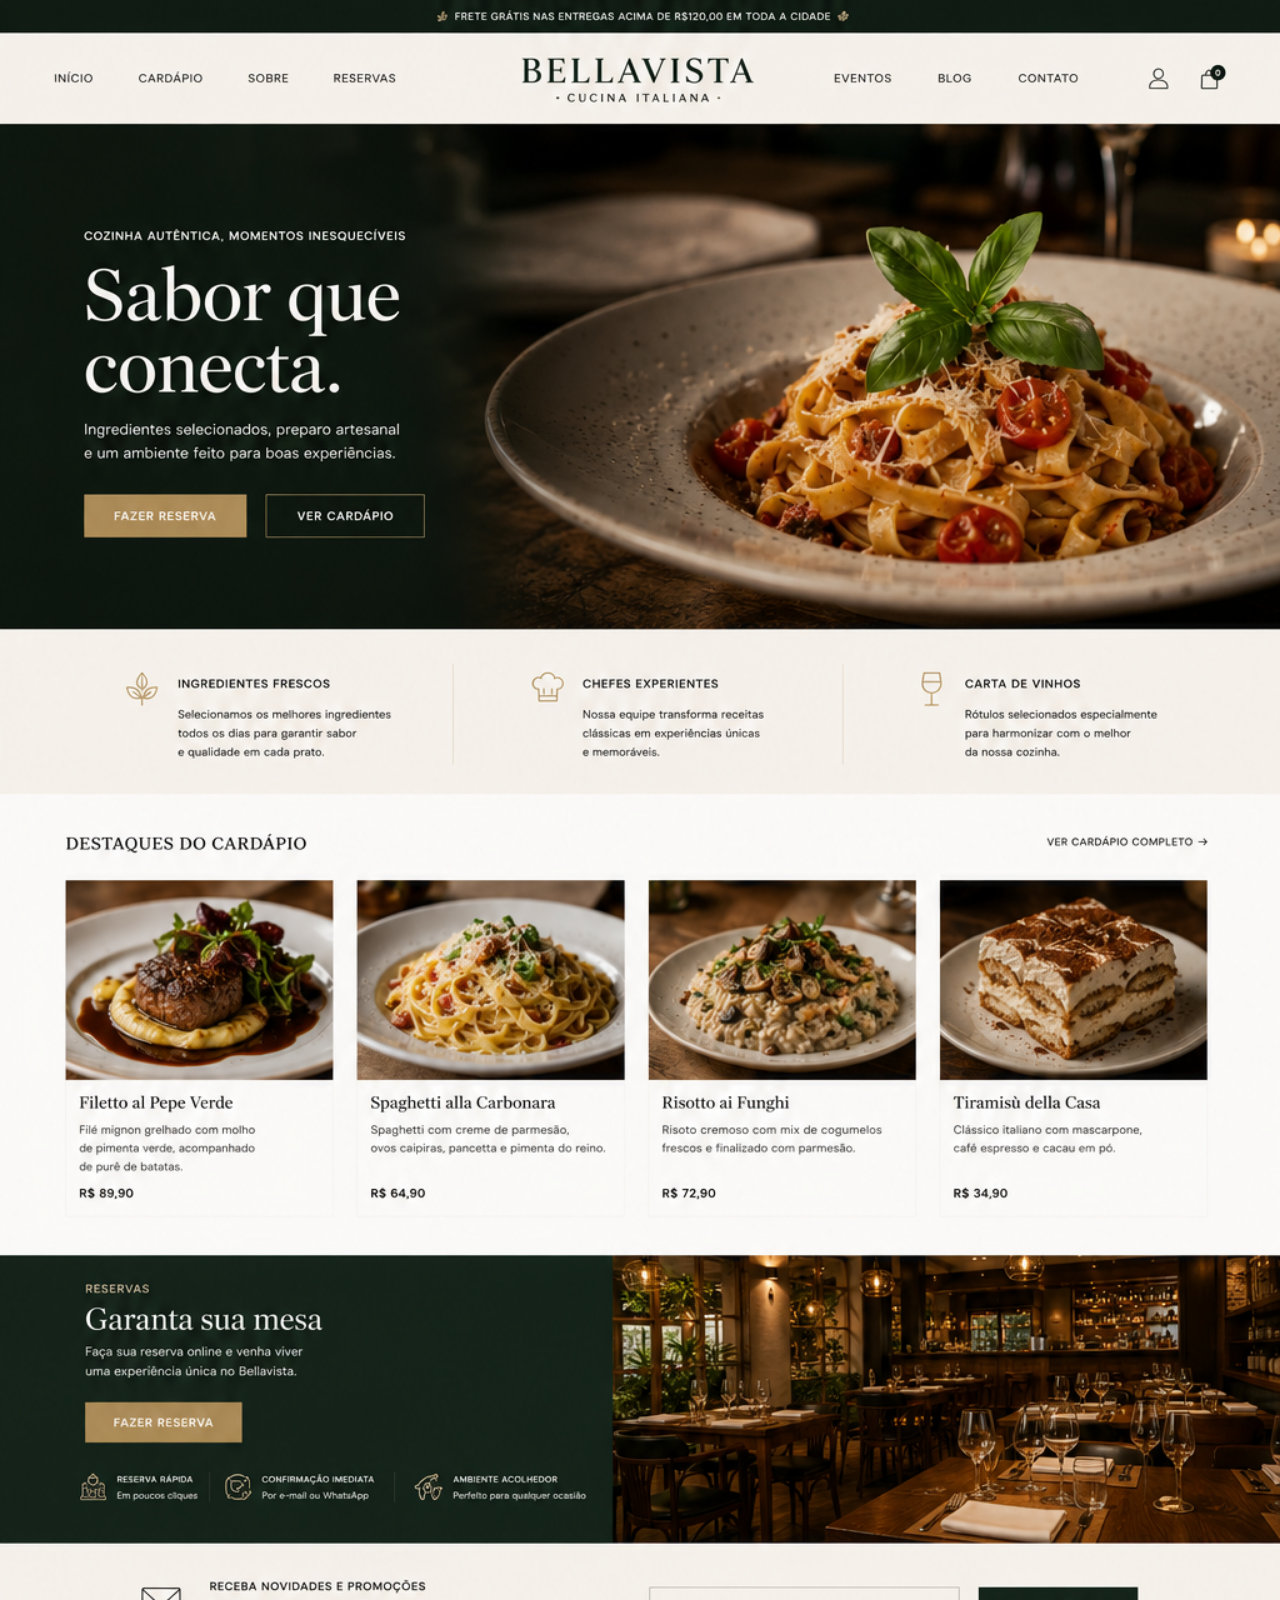
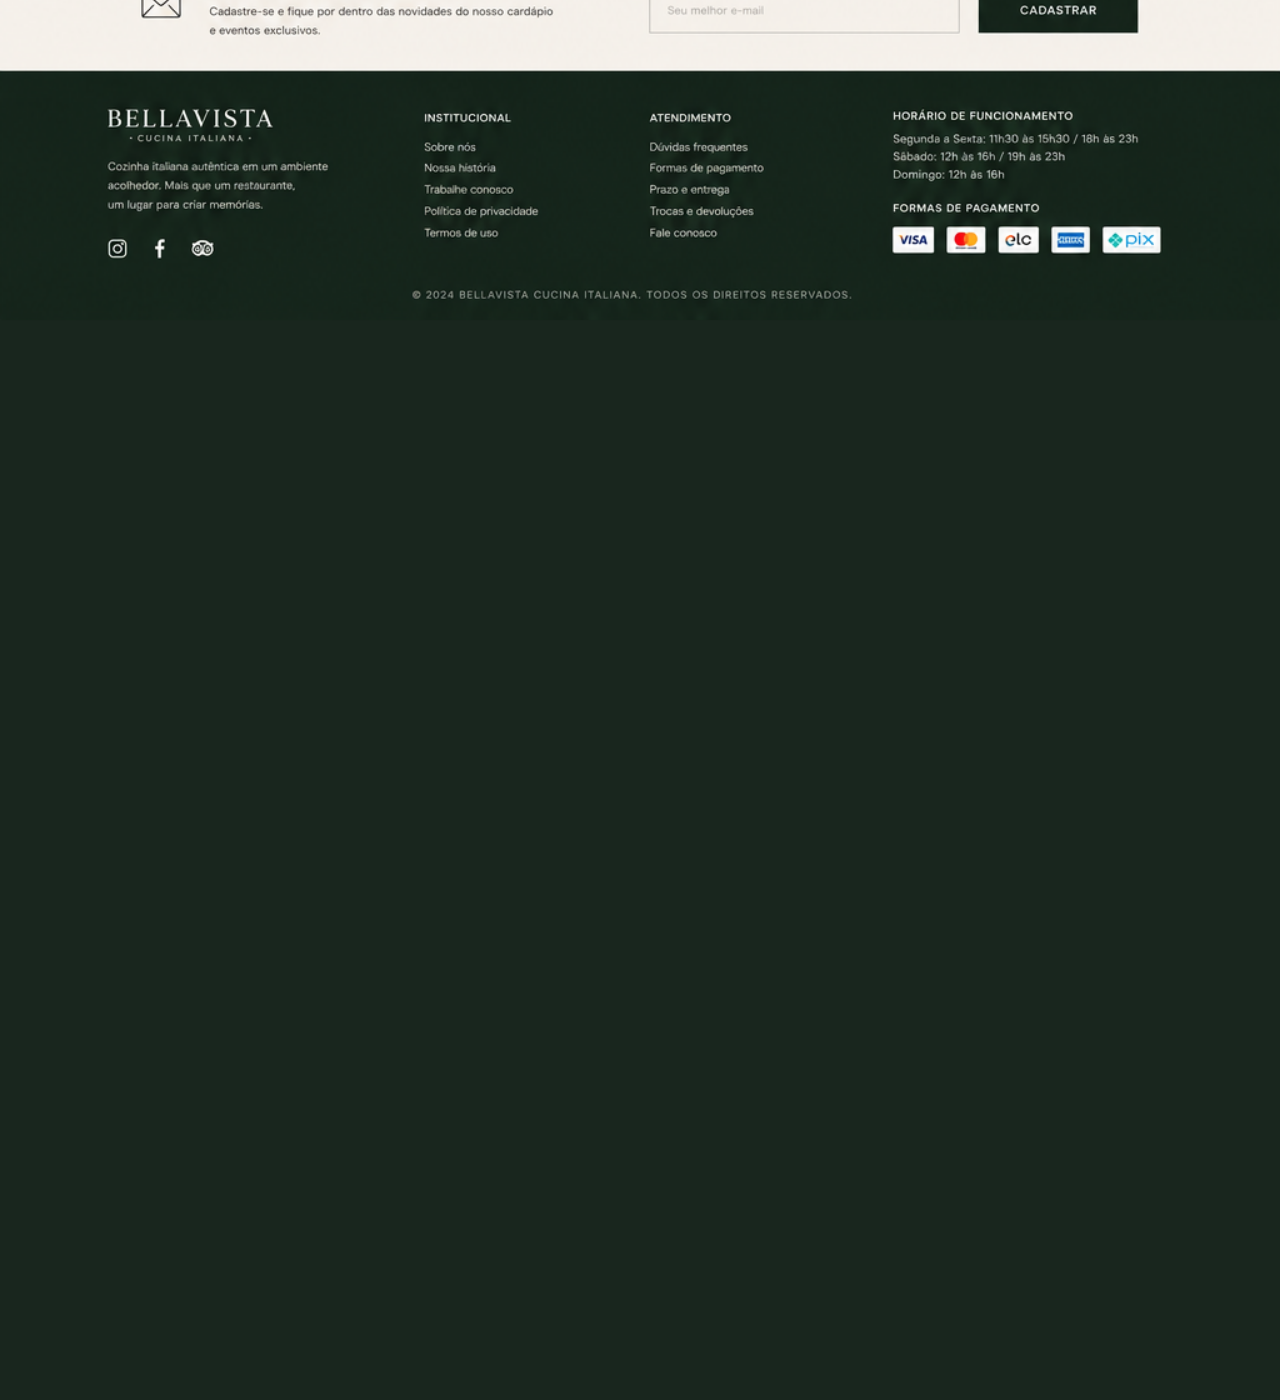
<file: demo-restaurante.html>
<!DOCTYPE html>
<html lang="pt-BR">
<head>
    <meta charset="UTF-8">
    <meta name="viewport" content="width=device-width, initial-scale=1.0">
    <title>TaOn - Restaurante</title>
    <style>
        * {
            margin: 0;
            padding: 0;
            box-sizing: border-box;
        }
        html, body {
            width: 100%;
            background-color: #ececee;
            font-family: sans-serif;
            overflow-x: hidden;
            user-select: none;
            scrollbar-width: none; /* Firefox */
        }
        body::-webkit-scrollbar {
            display: none; /* Chrome/Safari */
        }
        .container {
            width: 100%;
            display: block;
        }
        img {
            width: 100%;
            height: auto;
            display: block;
            pointer-events: none;
        }
    </style>
</head>
<body>
    <div class="container">
        <img src="pagina de restaurante.png" alt="Restaurante">
    </div>

    <script>
        document.addEventListener('DOMContentLoaded', () => {
            let isDown = false;
            let startY;
            let scrollTop;

            window.addEventListener('mousedown', (e) => {
                isDown = true;
                startY = e.pageY;
                scrollTop = window.pageYOffset || document.documentElement.scrollTop;
                document.body.style.cursor = 'grabbing';
            });

            window.addEventListener('mouseleave', () => {
                isDown = false;
                document.body.style.cursor = 'default';
            });

            window.addEventListener('mouseup', () => {
                isDown = false;
                document.body.style.cursor = 'default';
            });

            window.addEventListener('mousemove', (e) => {
                if (!isDown) return;
                e.preventDefault();
                const y = e.pageY;
                const walk = (y - startY) * 1.5;
                window.scrollTo(0, scrollTop - walk);
            });
        });
    </script>
</body>
</html>
</file>
